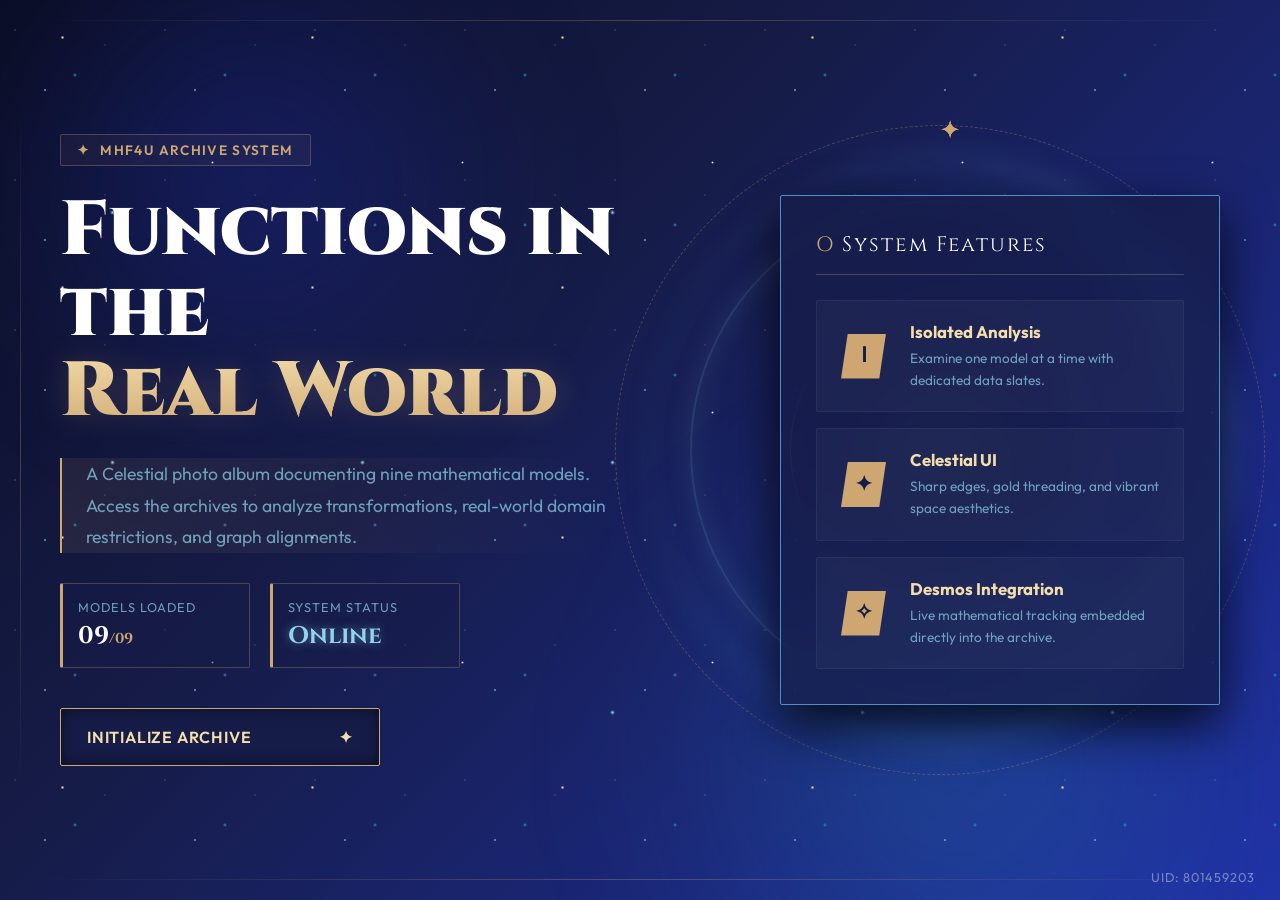
<file: index.html>
<!DOCTYPE html>
<html lang="en">
<head>
    <meta charset="UTF-8">
    <meta name="viewport" content="width=device-width, initial-scale=1.0">
    <title>Functions in the Real World</title>
    <link href="https://fonts.googleapis.com/css2?family=Cinzel:wght@500;700;900&family=Outfit:wght@300;400;600;800&display=swap" rel="stylesheet">
    <link rel="stylesheet" href="style.css">
</head>
<body>

    <div class="deep-space-bg">
        <div class="nebula-purple"></div>
        <div class="nebula-teal"></div>
        <div class="starfield-back"></div>
        <div class="starfield-front"></div>
        
        <div class="diamond-particles">
            <div class="diamond" style="left: 15%; animation-delay: 0s;"></div>
            <div class="diamond" style="left: 45%; animation-delay: -4s;"></div>
            <div class="diamond" style="left: 75%; animation-delay: -2s;"></div>
            <div class="diamond" style="left: 90%; animation-delay: -7s;"></div>
        </div>

        <div class="shooting-stars">
            <span></span><span></span><span></span>
        </div>
    </div>

    <div class="ui-borders">
        <div class="border-top"></div>
        <div class="border-bottom"></div>
        <div class="border-left"></div>
    </div>

    <div class="uid-watermark">UID: 801459203</div>

    <div class="page-shell">
        <main class="main-menu">
            
            <section class="hero-copy-area">
                <div class="brand-pill">
                    <span class="gold-rune">✦</span> MHF4U Archive System
                </div>
                
                <h1 class="hero-title">Functions in the <br><span>Real World</span></h1>
                
                <div class="sharp-copy-box">
                    <p>A Celestial photo album documenting nine mathematical models. Access the archives to analyze transformations, real-world domain restrictions, and graph alignments.</p>
                </div>

                <div class="data-readout-grid">
                    <div class="data-card">
                        <div class="data-label">Models Loaded</div>
                        <div class="data-value">09<span class="sub-value">/09</span></div>
                    </div>
                    <div class="data-card">
                        <div class="data-label">System Status</div>
                        <div class="data-value status-online">Online</div>
                    </div>
                </div>
                
                <div class="hero-actions">
                    <a href="models.html" class="cta-button sharp-button">
                        <span class="btn-text">Initialize Archive</span>
                        <span class="btn-icon">✦</span>
                    </a>
                </div>
            </section>

            <section class="celestial-display">
                
                <div class="crescent-glow"></div>

                <div class="astrolabe-ring outer-ring">
                    <div class="orbiting-rune" style="--delay: 0s;">✦</div>
                    <div class="orbiting-rune" style="--delay: -5s;">✧</div>
                    <div class="orbiting-rune" style="--delay: -10s;">✦</div>
                    <div class="orbiting-rune" style="--delay: -15s;">✧</div>
                </div>
                <div class="astrolabe-ring middle-ring"></div>
                <div class="astrolabe-ring inner-ring">
                    <div class="core-glow"></div>
                </div>
                
                <div class="sharp-menu-panel">
                    <div class="panel-header">
                        <span class="gold-rune">O</span> System Features
                    </div>

                    <div class="feature-list">
                        <article class="feature-item">
                            <div class="feature-icon">Ⅰ</div>
                            <div class="feature-text">
                                <h3>Isolated Analysis</h3>
                                <p>Examine one model at a time with dedicated data slates.</p>
                            </div>
                        </article>
                        <article class="feature-item">
                            <div class="feature-icon">✦</div>
                            <div class="feature-text">
                                <h3>Celestial UI</h3>
                                <p>Sharp edges, gold threading, and vibrant space aesthetics.</p>
                            </div>
                        </article>
                        <article class="feature-item">
                            <div class="feature-icon">✧</div>
                            <div class="feature-text">
                                <h3>Desmos Integration</h3>
                                <p>Live mathematical tracking embedded directly into the archive.</p>
                            </div>
                        </article>
                    </div>
                </div>
            </section>

        </main>
    </div>
</body>
</html>
</file>
<file: style.css>
:root {
    /*Celestial Blueeee*/
    --space-base: #161C48;   /* Deep Navy */
    --space-mid: #2031a7;    /* Deep Royal Blue */
    --glow-deep: #4F8ECB;    /* Mid-tone Blue */
    --glow-mid: #2596be;     /* Muted Teal/Blue */
    --glow-bright: #92d4eb;  /* Ice/Sky Blue */
    
    /* Golds */
    --gold-main: #cda671;    /* Muted Gold */
    --gold-bright: #F4DFAC;  /* Bright Cream/Gold */
    --gold-dim: rgba(205, 166, 113, 0.3);
    
    --text-light: #ffffff;
    --text-dim: rgba(146, 212, 235, 0.7);
    --glass-panel: rgba(22, 28, 72, 0.75); 
    
    --sharp-radius: 2px;
}

* { box-sizing: border-box; }

body {
    margin: 0;
    min-height: 100vh;
    font-family: 'Outfit', sans-serif; 
    color: var(--text-light);
    overflow-x: hidden;
    background: linear-gradient(135deg, #0a0d24 0%, var(--space-base) 40%, var(--space-mid) 100%);
}

/* --- VIBRANT BACKGROUND DECORATIONS --- */
.deep-space-bg {
    position: fixed; inset: 0; z-index: 0; pointer-events: none;
}

.nebula-purple {
    position: absolute; width: 60vw; height: 60vh;
    background: radial-gradient(circle, rgba(32, 46, 168, 0.4) 0%, transparent 60%); 
    top: -10%; left: -10%; filter: blur(60px);
}

.nebula-teal {
    position: absolute; width: 70vw; height: 70vh;
    background: radial-gradient(circle, rgba(37, 150, 190, 0.25) 0%, transparent 60%); 
    bottom: -20%; right: -10%; filter: blur(80px);
}

/* Starfields */
.starfield-back {
    position: absolute; inset: 0;
    background-image: 
        radial-gradient(1px 1px at 10% 20%, rgba(255,255,255,0.4), transparent),
        radial-gradient(1.5px 1.5px at 30% 60%, var(--glow-bright), transparent),
        radial-gradient(1px 1px at 70% 30%, rgba(255,255,255,0.3), transparent),
        radial-gradient(2px 2px at 50% 50%, var(--glow-mid), transparent);
    background-size: 150px 150px; 
    animation: twinkle 4s infinite alternate;
}

.starfield-front {
    position: absolute; inset: 0;
    background-image: 
        radial-gradient(2px 2px at 25% 15%, var(--gold-bright), transparent),
        radial-gradient(1.5px 1.5px at 85% 65%, white, transparent),
        radial-gradient(2.5px 2.5px at 45% 85%, var(--glow-bright), transparent);
    background-size: 250px 250px;
    animation: twinkle 3s infinite alternate-reverse;
}

@keyframes twinkle {
    0% { opacity: 0.5; }
    100% { opacity: 1; }
}

/* Floating Diamonds */
.diamond-particles { position: absolute; inset: 0; }
.diamond {
    position: absolute; bottom: -5%;
    width: 8px; height: 12px;
    background: var(--glow-bright);
    clip-path: polygon(50% 0%, 100% 50%, 50% 100%, 0% 50%);
    box-shadow: 0 0 10px var(--glow-bright);
    animation: floatDiamond 15s linear infinite;
    opacity: 0;
}

@keyframes floatDiamond {
    0% { transform: translateY(0) rotate(0deg) scale(0.5); opacity: 0; }
    20% { opacity: 0.8; }
    80% { opacity: 0.8; }
    100% { transform: translateY(-100vh) rotate(180deg) scale(1.5); opacity: 0; }
}

/* Shooting Stars */
.shooting-stars span {
    position: absolute; top: 50%; left: 50%;
    width: 120px; height: 2px;
    background: linear-gradient(90deg, var(--glow-bright), transparent);
    border-radius: 50%; animation: shooting 6s linear infinite; opacity: 0;
}
.shooting-stars span:nth-child(1) { top: 20%; left: 80%; animation-delay: 0s; }
.shooting-stars span:nth-child(2) { top: 70%; left: 10%; animation-delay: 2.5s; }
.shooting-stars span:nth-child(3) { top: 40%; left: 60%; animation-delay: 4s; }

@keyframes shooting {
    0% { transform: translateX(0) translateY(0) rotate(-45deg); opacity: 1; }
    20% { transform: translateX(-400px) translateY(400px) rotate(-45deg); opacity: 0; }
    100% { opacity: 0; }
}

/* --- UI FRAMING --- */
.ui-borders {
    position: fixed; inset: 20px; z-index: 1; pointer-events: none;
}
.border-top, .border-bottom {
    position: absolute; left: 0; right: 0; height: 1px;
    background: linear-gradient(90deg, transparent, var(--gold-dim), transparent);
}
.border-top { top: 0; } .border-bottom { bottom: 0; }
.border-left {
    position: absolute; top: 10%; bottom: 10%; left: 0; width: 1px;
    background: linear-gradient(180deg, transparent, var(--gold-dim), transparent);
}

.uid-watermark {
    position: fixed; bottom: 15px; right: 25px; z-index: 100;
    font-size: 0.8rem; color: rgba(255,255,255,0.4); letter-spacing: 1px;
}

/* --- PAGE STRUCTURE --- */
.page-shell {
    position: relative; z-index: 2; min-height: 100vh;
    padding: 60px; display: flex; align-items: center;
}

.main-menu {
    display: grid; grid-template-columns: 1fr 1fr; gap: 40px;
    align-items: center; max-width: 1500px; margin: 0 auto; width: 100%;
}

/* --- LEFT SIDE --- */
.brand-pill {
    display: inline-flex; align-items: center; gap: 10px;
    padding: 6px 16px; border: 1px solid var(--gold-dim);
    background: rgba(205, 166, 113, 0.05); color: var(--gold-main);
    font-weight: 600; letter-spacing: 0.1em; text-transform: uppercase; font-size: 0.85rem;
    border-radius: var(--sharp-radius);
}

.gold-rune { color: var(--gold-main); }

.hero-title {
    font-family: 'Cinzel', serif; /* The Fantasy Header Font */
    font-size: clamp(3.5rem, 6vw, 6rem);
    line-height: 1.05; margin: 25px 0; color: var(--white); font-weight: 900;
}

.hero-title span {
    background: linear-gradient(180deg, var(--gold-bright), var(--gold-main));
    -webkit-background-clip: text; -webkit-text-fill-color: transparent;
    filter: drop-shadow(0 0 15px rgba(205, 166, 113, 0.2));
}

.sharp-copy-box {
    border-left: 2px solid var(--gold-main); 
    padding-left: 24px; margin-bottom: 30px;
    background: linear-gradient(90deg, rgba(205, 166, 113, 0.1), transparent);
}

.sharp-copy-box p {
    font-size: 1.1rem; line-height: 1.8; color: var(--text-dim); margin: 0; max-width: 520px;
}

/* Data Readout Grid */
.data-readout-grid {
    display: grid; grid-template-columns: 1fr 1fr; gap: 20px; max-width: 400px; margin-bottom: 40px;
}
.data-card {
    background: rgba(22, 28, 72, 0.5); border: 1px solid var(--gold-dim);
    padding: 15px; border-radius: var(--sharp-radius); 
    border-left: 3px solid var(--gold-main); /* Changed to gold */
}
.data-label {
    font-size: 0.8rem; color: var(--text-dim); text-transform: uppercase; letter-spacing: 1px; margin-bottom: 5px;
}
.data-value {
    font-family: 'Cinzel', serif; font-size: 1.5rem; color: var(--white); font-weight: 700;
}
.sub-value { font-size: 0.9rem; color: var(--gold-main); }
.status-online { color: var(--glow-bright); text-shadow: 0 0 10px rgba(146, 212, 235, 0.5); }

/* The Fixed Button */
.hero-actions { display: flex; flex-direction: column; gap: 20px; }

.sharp-button {
    display: inline-flex; align-items: center; justify-content: space-between;
    width: 320px; padding: 18px 26px; background: var(--space-base);
    border: 1px solid var(--gold-main); color: var(--gold-bright);
    text-decoration: none; font-weight: 600; letter-spacing: 0.05em; text-transform: uppercase;
    border-radius: var(--sharp-radius); position: relative; overflow: hidden;
    transition: all 0.3s ease; box-shadow: inset 0 0 15px rgba(0,0,0,0.5);
}

.sharp-button::before {
    content: ""; position: absolute; top: 0; left: -100%; width: 100%; height: 100%;
    background: linear-gradient(90deg, transparent, rgba(146, 212, 235, 0.2), transparent);
    transition: left 0.5s ease;
}

.sharp-button:hover {
    border-color: var(--glow-bright); color: var(--white);
    box-shadow: 0 0 20px rgba(146, 212, 235, 0.3), inset 0 0 20px rgba(37, 150, 190, 0.4);
}

.sharp-button:hover .btn-icon { color: var(--glow-bright); }
.sharp-button:hover::before { left: 100%; }

/* --- RIGHT SIDE: CELESTIAL ASTROLABE --- */
.celestial-display {
    position: relative; height: 750px; display: flex; align-items: center; justify-content: center;
}

.crescent-glow {
    position: absolute; width: 600px; height: 600px; border-radius: 50%; 
    box-shadow: inset -30px 0 60px rgba(79, 142, 203, 0.3); transform: rotate(15deg); filter: blur(10px);
}

.astrolabe-ring {
    position: absolute; border-radius: 50%; border: 1px solid var(--gold-dim); 
    display: flex; align-items: center; justify-content: center;
}

.outer-ring {
    width: 650px; height: 650px; border: 1px dashed var(--gold-dim);
    animation: slowSpin 80s linear infinite;
}

.middle-ring {
    width: 500px; height: 500px; border: 2px solid rgba(146, 212, 235, 0.15); /* Ice blue */
    box-shadow: 0 0 30px rgba(146, 212, 235, 0.1), inset 0 0 30px rgba(146, 212, 235, 0.1);
    animation: slowSpin 40s linear infinite reverse;
}

.inner-ring {
    width: 300px; height: 300px; border: 1px solid var(--gold-main);
    background: radial-gradient(circle, rgba(22, 28, 72, 0.8) 0%, transparent 80%);
}

.core-glow {
    width: 100px; height: 100px; background: var(--glow-bright);
    border-radius: 50%; filter: blur(40px); opacity: 0.2; animation: breathe 4s infinite alternate;
}

.orbiting-rune {
    position: absolute; color: var(--gold-main); font-size: 1.5rem;
    top: -12px; left: 50%; transform-origin: center 325px; 
    animation: orbitSpin 30s linear infinite; animation-delay: var(--delay);
}

.sharp-menu-panel {
    position: relative; z-index: 10; width: 440px; background: var(--glass-panel);
    border: 1px solid var(--glow-deep); backdrop-filter: blur(16px); padding: 35px;
    border-radius: var(--sharp-radius); box-shadow: 0 20px 50px rgba(0,0,0,0.8);
    transform: translateX(60px); 
}

.panel-header {
    font-family: 'Cinzel', serif; font-size: 1.3rem; color: var(--white);
    border-bottom: 1px solid var(--gold-dim); padding-bottom: 15px; margin-bottom: 25px;
    letter-spacing: 0.1em;
}

.feature-list { display: grid; gap: 16px; }

.feature-item {
    display: grid; grid-template-columns: 45px 1fr; gap: 24px; /* Increased gap */
    align-items: center;
    padding: 20px 24px; /* Increased padding for breathing room */
    background: rgba(255, 255, 255, 0.03);
    border: 1px solid rgba(255, 255, 255, 0.05); border-radius: var(--sharp-radius);
    transition: all 0.3s ease;
}

.feature-item:hover {
    border-color: var(--gold-main); background: rgba(205, 166, 113, 0.05);
    transform: translateX(-5px); 
}

.feature-icon {
    width: 45px; height: 45px; display: grid; place-items: center;
    color: var(--space-base); background: var(--gold-main);
    font-family: 'Cinzel', serif; font-weight: 900; font-size: 1.3rem;
    clip-path: polygon(15% 0, 100% 0, 85% 100%, 0 100%); 
}

.feature-text h3 { margin: 0 0 6px; color: var(--gold-bright); font-size: 1.05rem; }
.feature-text p { margin: 0; color: var(--text-dim); font-size: 0.85rem; line-height: 1.6; }

/* Animations */
@keyframes slowSpin { from { transform: rotate(0deg); } to { transform: rotate(360deg); } }
@keyframes orbitSpin { from { transform: rotate(0deg) translateX(-50%); } to { transform: rotate(360deg) translateX(-50%); } }
@keyframes breathe { from { transform: scale(0.8); opacity: 0.1; } to { transform: scale(1.2); opacity: 0.3; } }

@media (max-width: 1200px) {
    .main-menu { 
        grid-template-columns: 1fr; 
        text-align: center; 
        padding-top: 20px;
    }
    
    .hero-actions { 
        align-items: center; 
    }
    
    .data-readout-grid { 
        margin: 0 auto 40px; 
    }
    
    .sharp-copy-box { 
        border-left: 3px solid var(--gold-main); 
        border-top: none; 
        border-bottom: none; 
        padding: 15px 20px; 
        margin: 0 auto 30px auto; 
        background: linear-gradient(90deg, rgba(205, 166, 113, 0.15), transparent); 
        max-width: 90%; /* Keeps it from touching the edges of the phone screen */
    }
    
    .sharp-copy-box p { 
        text-align: left; 
        margin: 0; 
        font-size: 1rem; /* Slightly smaller for mobile readability */
    }
    
    .celestial-display { display: none; } 
    .ui-borders, .uid-watermark { display: none; }
}

.resizer {
    touch-action: none;
    cursor: ns-resize;
}

.resizer-handle {
    pointer-events: none;
}
</file>
